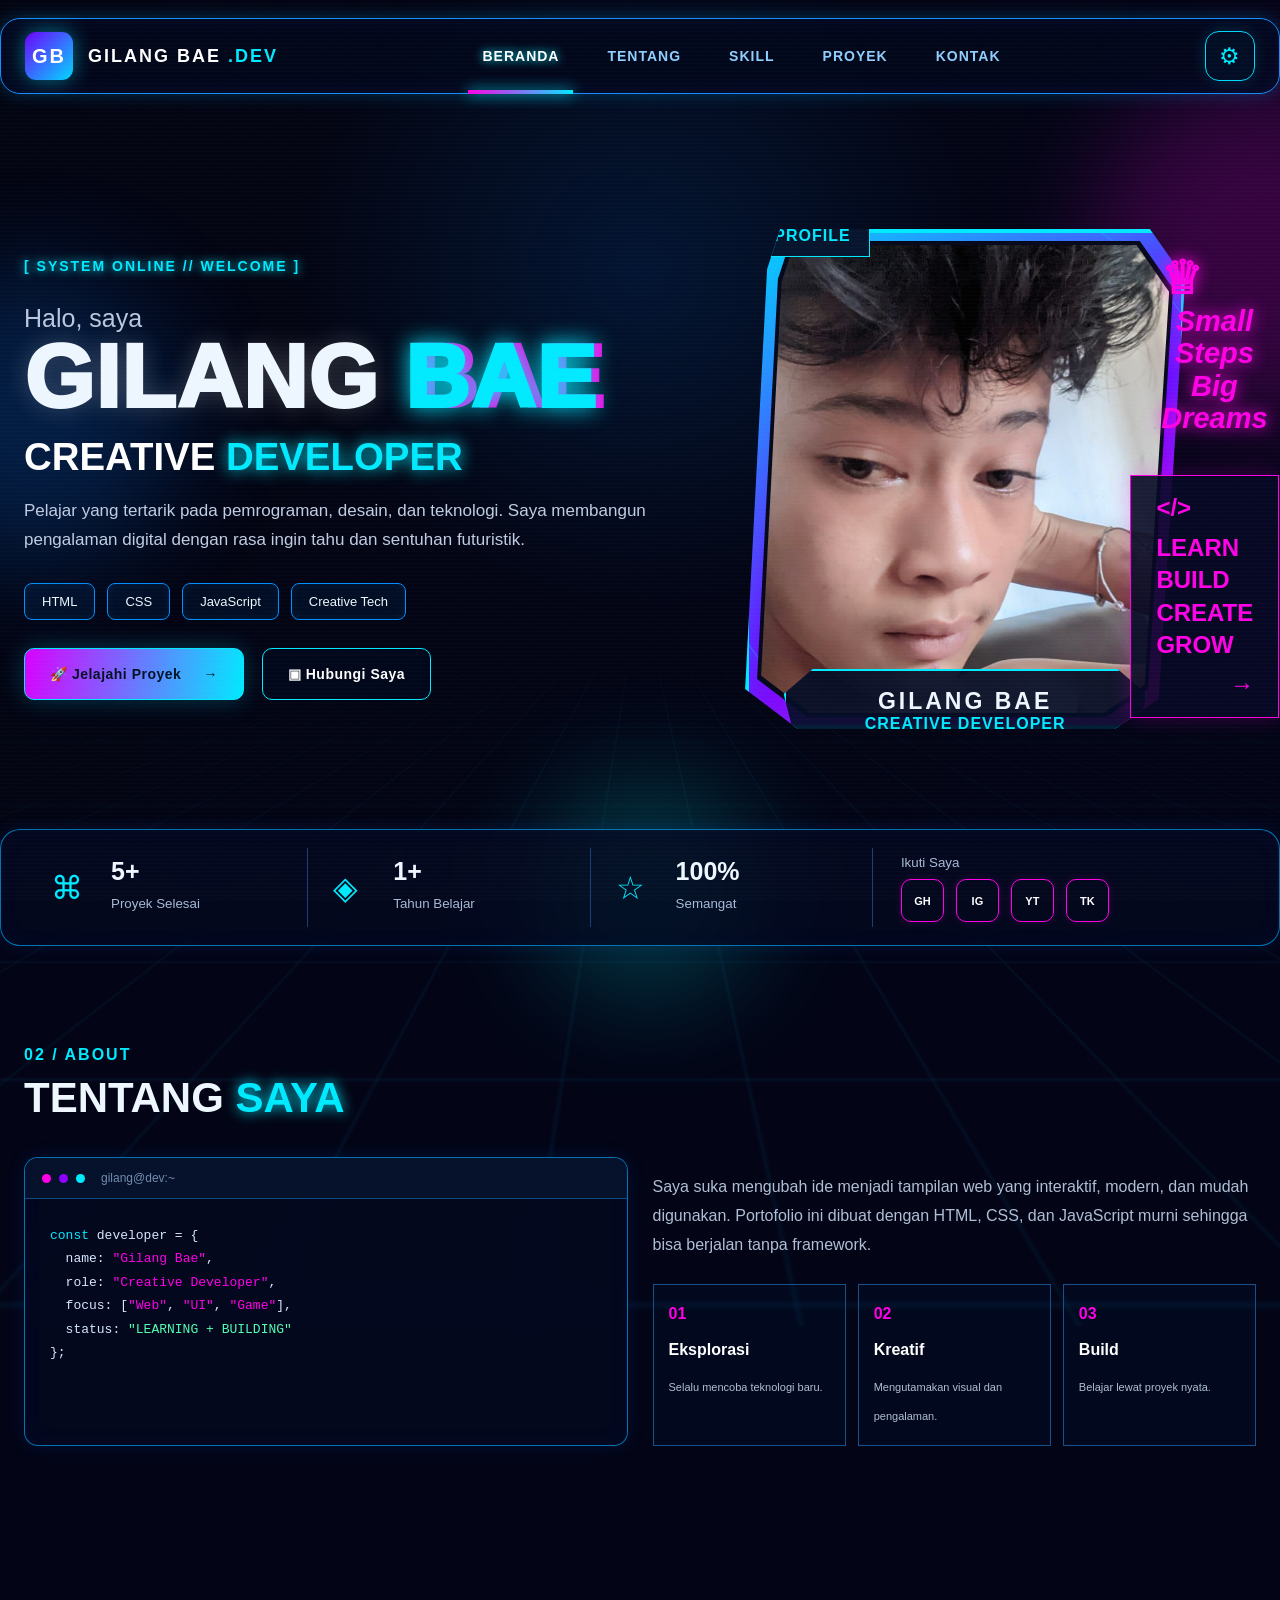
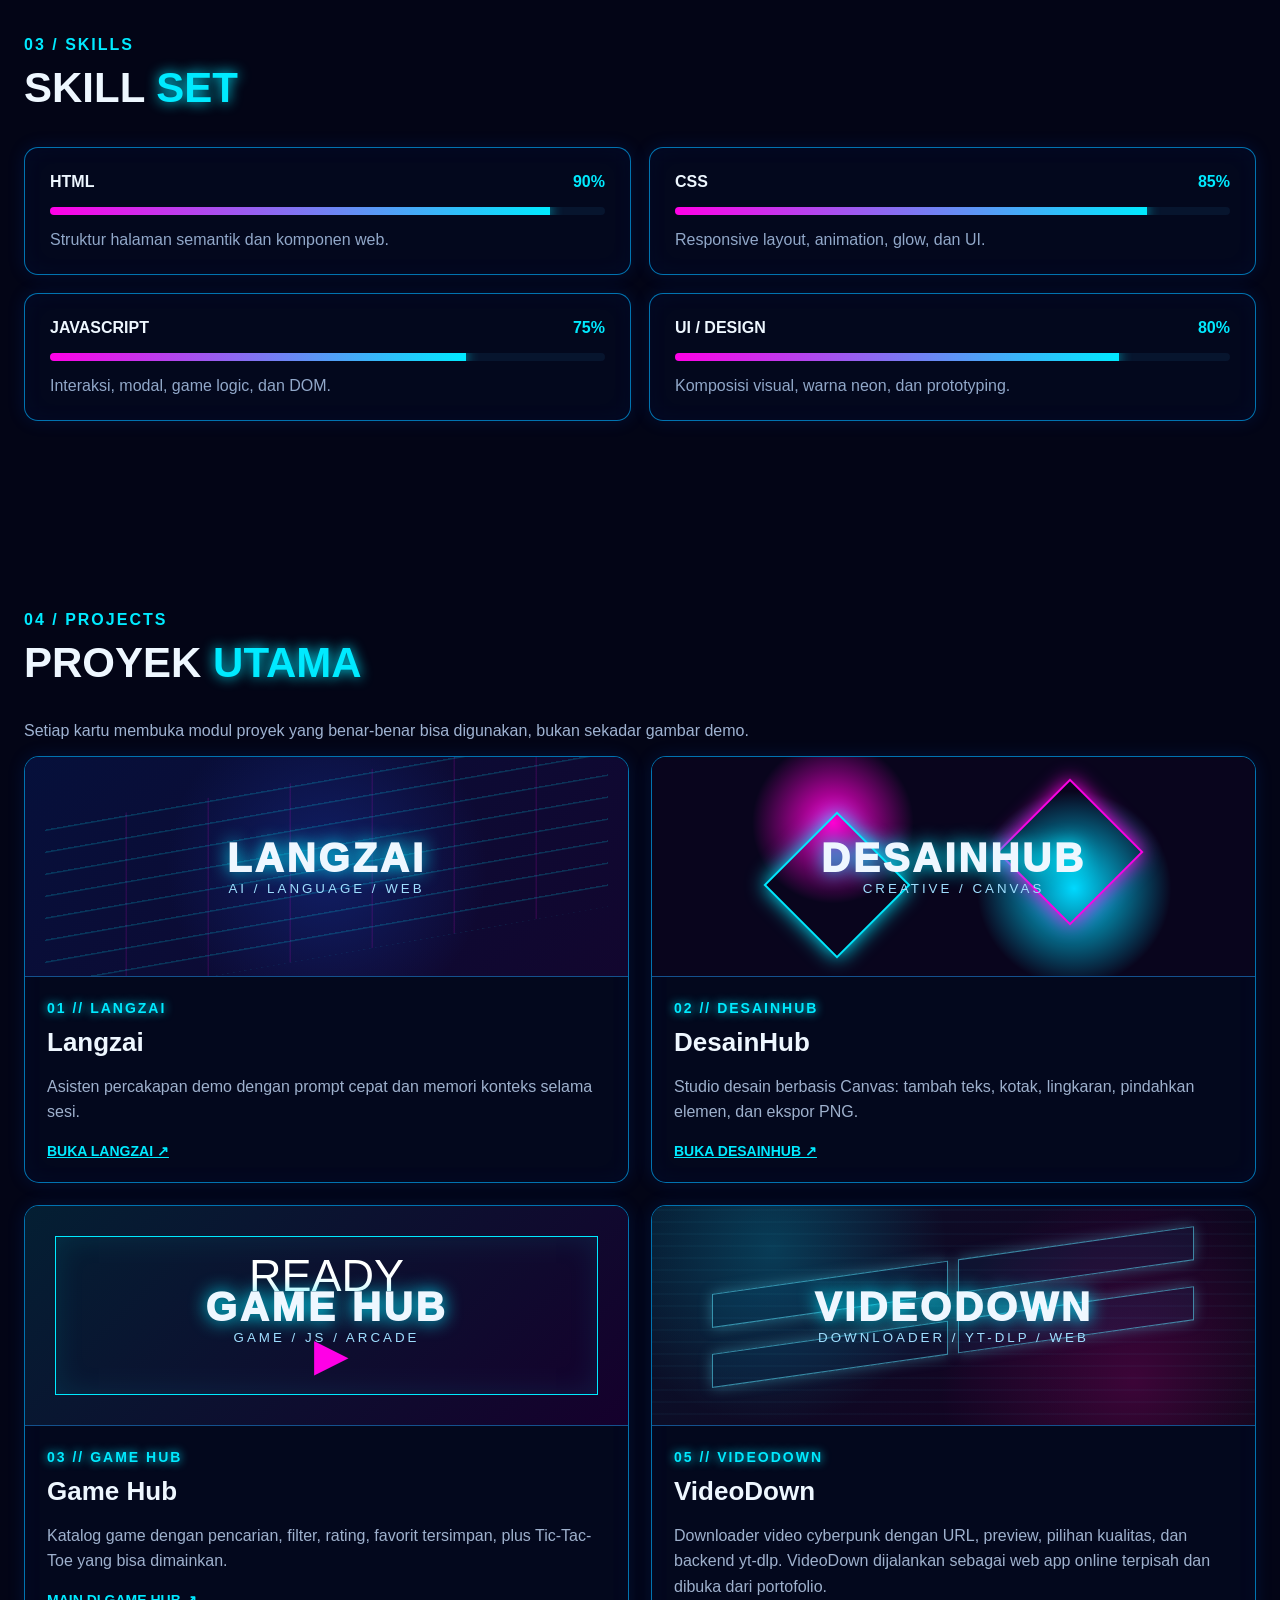
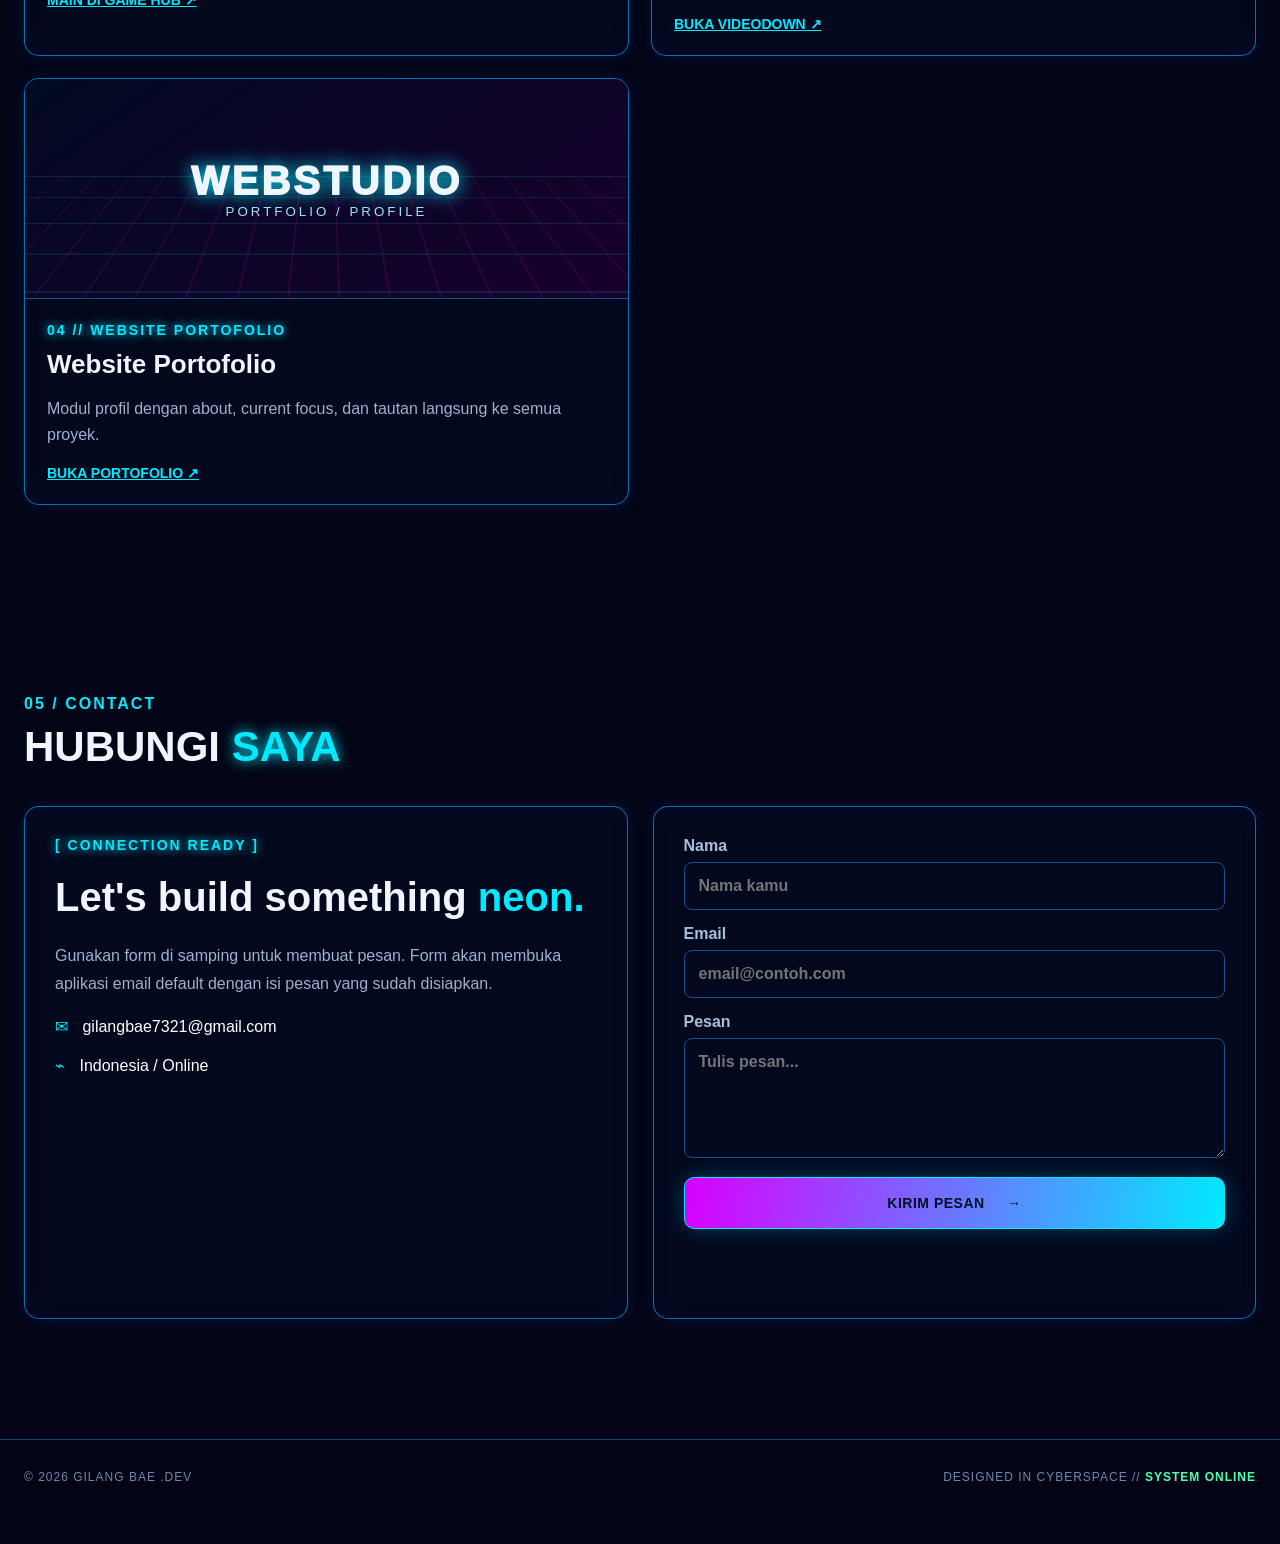
<file: index.html>
<!DOCTYPE html>
<html lang="id">
<head>
  <meta charset="UTF-8">
  <meta name="viewport" content="width=device-width, initial-scale=1.0">
  <meta name="theme-color" content="#05071a">
  <meta name="description" content="Gilang Bae — Creative Developer Cyberpunk Portfolio">
  <title>GILANG BAE .DEV — Cyberpunk Portfolio</title>
  <link rel="stylesheet" href="style.css">
</head>
<body>
  <div class="scanlines"></div>
  <div class="noise"></div>
  <div class="bg-grid"></div>
  <div class="orb orb-a"></div><div class="orb orb-b"></div><div class="orb orb-c"></div>

  <header class="topbar">
    <a class="brand" href="#home" aria-label="Gilang Bae home">
      <span class="brand-logo">GB</span>
      <span>GILANG BAE <b>.DEV</b></span>
    </a>
    <nav class="nav" id="nav">
      <a class="active" href="#home">BERANDA</a>
      <a href="#about">TENTANG</a>
      <a href="#skills">SKILL</a>
      <a href="#projects">PROYEK</a>
      <a href="#contact">KONTAK</a>
    </nav>
    <button class="icon-btn" id="settingsBtn" title="Pengaturan" aria-label="Pengaturan">⚙</button>
    <button class="menu-btn" id="menuBtn" aria-label="Buka menu">☰</button>
  </header>

  <main>
    <section class="hero section" id="home">
      <div class="hero-copy">
        <div class="eyebrow">[ SYSTEM ONLINE // WELCOME ]</div>
        <p class="hello">Halo, saya</p>
        <h1>GILANG <span>BAE</span></h1>
        <h2>CREATIVE <span>DEVELOPER</span></h2>
        <p class="lead">Pelajar yang tertarik pada pemrograman, desain, dan teknologi. Saya membangun pengalaman digital dengan rasa ingin tahu dan sentuhan futuristik.</p>
        <div class="chips">
          <span>HTML</span><span>CSS</span><span>JavaScript</span><span>Creative Tech</span>
        </div>
        <div class="actions">
          <a class="btn primary" href="#projects">🚀 Jelajahi Proyek <i>→</i></a>
          <a class="btn ghost" href="#contact">▣ Hubungi Saya</a>
        </div>
      </div>

      <div class="hero-visual">
        <div class="profile-frame">
          <div class="corner-tag">01 / PROFILE</div>
          <div class="rings"></div>
          <img src="assets/profile.jpg" alt="Foto Gilang Bae" class="profile-photo">
          <div class="profile-caption">
            <strong>GILANG BAE</strong>
            <span>CREATIVE DEVELOPER</span>
          </div>
        </div>
        <div class="dreams">♕<br><span>Small<br>Steps<br>Big<br>Dreams</span></div>
        <div class="learn-card"><b>&lt;/&gt;</b><strong>LEARN<br>BUILD<br>CREATE<br>GROW</strong><i>→</i></div>
      </div>
    </section>

    <section class="stats glass">
      <div class="stat"><span class="stat-icon">⌘</span><b>5+</b><small>Proyek Selesai</small></div>
      <div class="stat"><span class="stat-icon purple">◈</span><b>1+</b><small>Tahun Belajar</small></div>
      <div class="stat"><span class="stat-icon">☆</span><b>100%</b><small>Semangat</small></div>
      <div class="socials"><small>Ikuti Saya</small><div>
        <a href="https://github.com/gilang7321" target="_blank" rel="noopener" aria-label="GitHub Gilang Bae" title="GitHub">GH</a>
        <a href="https://www.instagram.com/gilang_bae53?stkn=bW53N2Ezd3hsNG55" target="_blank" rel="noopener" aria-label="Instagram Gilang Bae" title="Instagram">IG</a>
        <a href="https://www.youtube.com/@GilangBae-h4e" target="_blank" rel="noopener" aria-label="YouTube Gilang Bae" title="YouTube">YT</a>
        <a href="https://www.tiktok.com/@namanyagilang2?is_from_webapp=1&sender_device=pc" target="_blank" rel="noopener" aria-label="TikTok Gilang Bae" title="TikTok">TK</a>
      </div></div>
    </section>

    <section class="section content-section" id="about">
      <div class="section-head"><span>02 / ABOUT</span><h2>TENTANG <em>SAYA</em></h2></div>
      <div class="about-grid">
        <article class="terminal glass">
          <div class="terminal-bar"><i></i><i></i><i></i><span>gilang@dev:~</span></div>
          <pre><code><span class="cyan">const</span> developer = {
  name: <span class="pink">"Gilang Bae"</span>,
  role: <span class="pink">"Creative Developer"</span>,
  focus: [<span class="pink">"Web"</span>, <span class="pink">"UI"</span>, <span class="pink">"Game"</span>],
  status: <span class="green">"LEARNING + BUILDING"</span>
};</code></pre>
        </article>
        <div class="about-copy">
          <p>Saya suka mengubah ide menjadi tampilan web yang interaktif, modern, dan mudah digunakan. Portofolio ini dibuat dengan HTML, CSS, dan JavaScript murni sehingga bisa berjalan tanpa framework.</p>
          <div class="mini-cards">
            <div><b>01</b><span>Eksplorasi</span><small>Selalu mencoba teknologi baru.</small></div>
            <div><b>02</b><span>Kreatif</span><small>Mengutamakan visual dan pengalaman.</small></div>
            <div><b>03</b><span>Build</span><small>Belajar lewat proyek nyata.</small></div>
          </div>
        </div>
      </div>
    </section>

    <section class="section content-section" id="skills">
      <div class="section-head"><span>03 / SKILLS</span><h2>SKILL <em>SET</em></h2></div>
      <div class="skills-grid">
        <div class="skill-card glass"><div class="skill-title">HTML <b>90%</b></div><div class="bar"><i style="width:90%"></i></div><p>Struktur halaman semantik dan komponen web.</p></div>
        <div class="skill-card glass"><div class="skill-title">CSS <b>85%</b></div><div class="bar"><i style="width:85%"></i></div><p>Responsive layout, animation, glow, dan UI.</p></div>
        <div class="skill-card glass"><div class="skill-title">JAVASCRIPT <b>75%</b></div><div class="bar"><i style="width:75%"></i></div><p>Interaksi, modal, game logic, dan DOM.</p></div>
        <div class="skill-card glass"><div class="skill-title">UI / DESIGN <b>80%</b></div><div class="bar"><i style="width:80%"></i></div><p>Komposisi visual, warna neon, dan prototyping.</p></div>
      </div>
    </section>

    <section class="section content-section" id="projects">
      <div class="section-head"><span>04 / PROJECTS</span><h2>PROYEK <em>UTAMA</em></h2></div>
      <p class="section-desc">Setiap kartu membuka modul proyek yang benar-benar bisa digunakan, bukan sekadar gambar demo.</p>
      <div class="projects-grid">
        <article class="project glass" data-project="langzai">
          <div class="project-art langzai-art"><span>LANGZAI</span><small>AI / LANGUAGE / WEB</small><div class="code-lines"></div></div>
          <div class="project-body"><span class="tag">01 // LANGZAI</span><h3>Langzai</h3><p>Asisten percakapan demo dengan prompt cepat dan memori konteks selama sesi.</p><a class="detail-btn" href="langzai.html">BUKA LANGZAI ↗</a></div>
        </article>
        <article class="project glass" data-project="desainhub">
          <div class="project-art design-art"><span>DESAINHUB</span><small>CREATIVE / CANVAS</small><div class="design-shapes"></div></div>
          <div class="project-body"><span class="tag">02 // DESAINHUB</span><h3>DesainHub</h3><p>Studio desain berbasis Canvas: tambah teks, kotak, lingkaran, pindahkan elemen, dan ekspor PNG.</p><a class="detail-btn" href="designhub.html">BUKA DESAINHUB ↗</a></div>
        </article>
        <article class="project glass" data-project="gamehub">
          <div class="project-art game-art"><span>GAME HUB</span><small>GAME / JS / ARCADE</small><div class="game-screen">READY<span>▶</span></div></div>
          <div class="project-body"><span class="tag">03 // GAME HUB</span><h3>Game Hub</h3><p>Katalog game dengan pencarian, filter, rating, favorit tersimpan, plus Tic-Tac-Toe yang bisa dimainkan.</p><a class="detail-btn" href="gamehub.html">MAIN DI GAME HUB ↗</a></div>
        </article>
        <article class="project glass" data-project="videodown">
          <div class="project-art videodown-art"><span>VIDEODOWN</span><small>DOWNLOADER / YT-DLP / WEB</small><div class="video-grid"><i></i><i></i><i></i><i></i></div></div>
          <div class="project-body"><span class="tag">05 // VIDEODOWN</span><h3>VideoDown</h3><p>Downloader video cyberpunk dengan URL, preview, pilihan kualitas, dan backend yt-dlp. VideoDown dijalankan sebagai web app online terpisah dan dibuka dari portofolio.</p><a class="detail-btn" href="https://GANTI-DENGAN-URL-RENDER-VIDEODOWN.onrender.com" target="_blank" rel="noopener">BUKA VIDEODOWN ↗</a></div>
        </article>
        <article class="project glass" data-project="portfolio">
          <div class="project-art portfolio-art"><span>WEBSTUDIO</span><small>PORTFOLIO / PROFILE</small><div class="mini-grid"></div></div>
          <div class="project-body"><span class="tag">04 // WEBSITE PORTOFOLIO</span><h3>Website Portofolio</h3><p>Modul profil dengan about, current focus, dan tautan langsung ke semua proyek.</p><a class="detail-btn" href="webstudio.html">BUKA PORTOFOLIO ↗</a></div>
        </article>
      </div>
    </section>

    <section class="section content-section" id="contact">
      <div class="section-head"><span>05 / CONTACT</span><h2>HUBUNGI <em>SAYA</em></h2></div>
      <div class="contact-grid">
        <div class="contact-info glass">
          <div class="eyebrow">[ CONNECTION READY ]</div>
          <h3>Let's build something <span>neon.</span></h3>
          <p>Gunakan form di samping untuk membuat pesan. Form akan membuka aplikasi email default dengan isi pesan yang sudah disiapkan.</p>
          <div class="contact-line">✉ <span>gilangbae7321@gmail.com</span></div>
          <div class="contact-line">⌁ <span>Indonesia / Online</span></div>
        </div>
        <form class="contact-form glass" id="contactForm">
          <label>Nama<input required id="name" placeholder="Nama kamu"></label>
          <label>Email<input required type="email" id="email" placeholder="email@contoh.com"></label>
          <label>Pesan<textarea required id="message" rows="5" placeholder="Tulis pesan..."></textarea></label>
          <button class="btn primary" type="submit">KIRIM PESAN <i>→</i></button>
          <p class="form-status" id="formStatus"></p>
        </form>
      </div>
    </section>
  </main>

  <footer><span>© 2026 GILANG BAE .DEV</span><span>DESIGNED IN CYBERSPACE // <b>SYSTEM ONLINE</b></span></footer>

  <div class="modal-backdrop" id="modalBackdrop">
    <div class="modal glass" role="dialog" aria-modal="true">
      <button class="modal-close" id="modalClose">×</button>
      <div id="modalContent"></div>
    </div>
  </div>

  <div class="settings-panel glass" id="settingsPanel">
    <div class="panel-head"><b>SYSTEM SETTINGS</b><button id="settingsClose">×</button></div>
    <label class="switch-row"><span>Glow Intensity</span><input id="glowRange" type="range" min="40" max="140" value="100"></label>
    <label class="switch-row"><span>Grid Background</span><input id="gridToggle" type="checkbox" checked></label>
    <label class="switch-row"><span>Reduced Motion</span><input id="motionToggle" type="checkbox"></label>
  </div>

  <script src="script.js"></script>
</body>
</html>
</file>
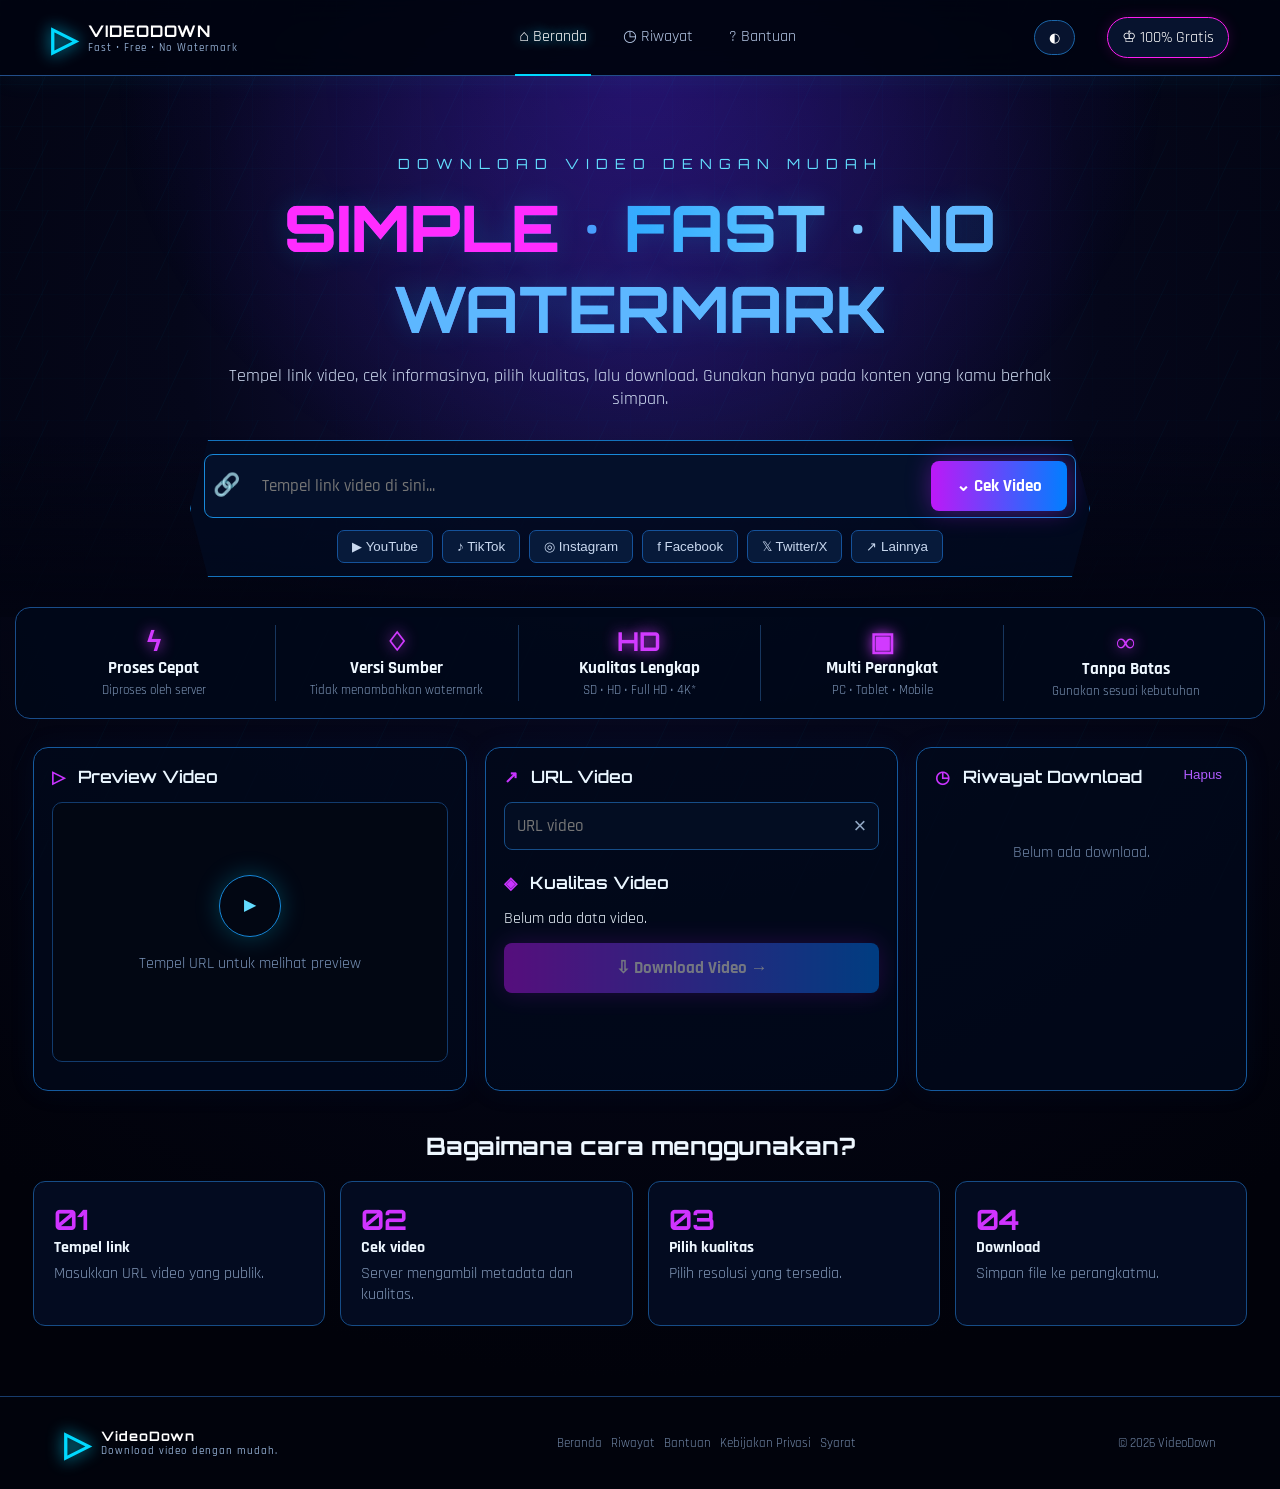
<file: projects/videodown/public/index.html>
<!doctype html>
<html lang="id">
<head>
<meta charset="utf-8">
<meta name="viewport" content="width=device-width,initial-scale=1">
<title>VideoDown — Cyberpunk Downloader</title>
<link rel="stylesheet" href="./style.css">
</head>
<body>
<div class="rain"></div>
<header class="topbar">
  <a class="brand" href="#"><span class="brand-mark">▷</span><span>VIDEODOWN<small>Fast • Free • No Watermark</small></span></a>
  <nav>
    <a class="active" href="#home">⌂ Beranda</a>
    <a href="#history">◷ Riwayat</a>
    <a href="#help">? Bantuan</a>
  </nav>
  <button class="theme" id="themeBtn">◐</button>
  <div class="free">♔ 100% Gratis</div>
</header>

<main id="home">
<section class="hero">
  <div class="hero-copy">
    <p class="eyebrow">DOWNLOAD VIDEO DENGAN MUDAH</p>
    <h1><span>SIMPLE</span> • FAST • <b>NO WATERMARK</b></h1>
    <p>Tempel link video, cek informasinya, pilih kualitas, lalu download. Gunakan hanya pada konten yang kamu berhak simpan.</p>
  </div>
  <form id="urlForm" class="downloader">
    <div class="url-row">
      <span>🔗</span>
      <input id="urlInput" type="url" required placeholder="Tempel link video di sini...">
      <button id="checkBtn" type="submit">⌄ Cek Video</button>
    </div>
    <div class="platforms">
      <button type="button" data-example="https://www.youtube.com/watch?v=">▶ YouTube</button>
      <button type="button" data-example="https://www.tiktok.com/">♪ TikTok</button>
      <button type="button" data-example="https://www.instagram.com/">◎ Instagram</button>
      <button type="button" data-example="https://www.facebook.com/">f Facebook</button>
      <button type="button" data-example="https://x.com/">𝕏 Twitter/X</button>
      <button type="button" data-example="">↗ Lainnya</button>
    </div>
  </form>
</section>

<section class="stats">
  <article><strong>ϟ</strong><b>Proses Cepat</b><span>Diproses oleh server</span></article>
  <article><strong>♢</strong><b>Versi Sumber</b><span>Tidak menambahkan watermark</span></article>
  <article><strong>HD</strong><b>Kualitas Lengkap</b><span>SD • HD • Full HD • 4K*</span></article>
  <article><strong>▣</strong><b>Multi Perangkat</b><span>PC • Tablet • Mobile</span></article>
  <article><strong>∞</strong><b>Tanpa Batas</b><span>Gunakan sesuai kebutuhan</span></article>
</section>

<section class="workspace">
  <article class="panel preview-panel">
    <div class="panel-title"><span>▷</span> Preview Video</div>
    <div class="preview" id="preview">
      <div class="placeholder">
        <div class="play">▶</div>
        <p>Tempel URL untuk melihat preview</p>
      </div>
    </div>
    <div class="video-meta" id="meta"></div>
  </article>

  <article class="panel control-panel">
    <div class="panel-title"><span>↗</span> URL Video</div>
    <div class="mini-input"><input id="urlMirror" placeholder="URL video"><button id="clearBtn">×</button></div>
    <div class="panel-title small"><span>◈</span> Kualitas Video</div>
    <div id="qualities" class="qualities">
      <div class="empty-quality">Belum ada data video.</div>
    </div>
    <button class="download-btn" id="downloadBtn" disabled>⇩ Download Video <span>→</span></button>
    <div id="status" class="status"></div>
  </article>

  <article class="panel history-panel" id="history">
    <div class="panel-title"><span>◷</span> Riwayat Download <button id="clearHistory">Hapus</button></div>
    <div id="historyList" class="history-list"><div class="history-empty">Belum ada download.</div></div>
  </article>
</section>

<section class="help" id="help">
  <h2>Bagaimana cara menggunakan?</h2>
  <div class="steps">
    <div><b>01</b><strong>Tempel link</strong><span>Masukkan URL video yang publik.</span></div>
    <div><b>02</b><strong>Cek video</strong><span>Server mengambil metadata dan kualitas.</span></div>
    <div><b>03</b><strong>Pilih kualitas</strong><span>Pilih resolusi yang tersedia.</span></div>
    <div><b>04</b><strong>Download</strong><span>Simpan file ke perangkatmu.</span></div>
  </div>
</section>
</main>

<footer>
  <div class="brand"><span class="brand-mark">▷</span><span>VideoDown<small>Download video dengan mudah.</small></span></div>
  <div>Beranda &nbsp; Riwayat &nbsp; Bantuan &nbsp; Kebijakan Privasi &nbsp; Syarat</div>
  <div>© 2026 VideoDown</div>
</footer>
<script src="./app.js"></script>
</body>
</html>
</file>
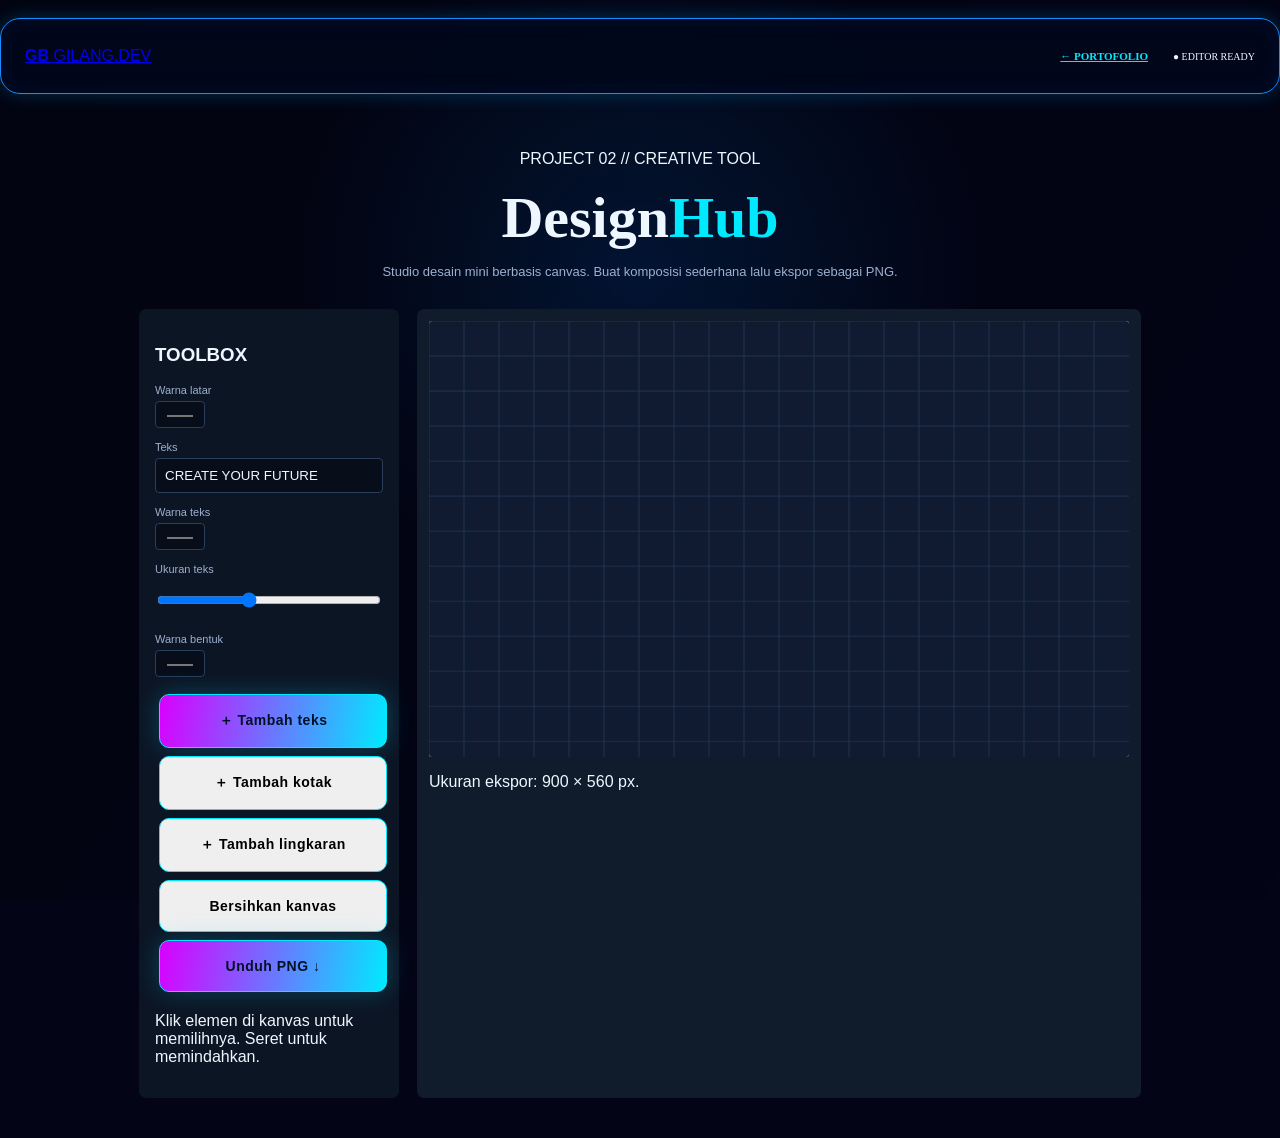
<file: designhub.html>
<!DOCTYPE html><html lang="id"><head><meta charset="UTF-8"><meta name="viewport" content="width=device-width,initial-scale=1"><title>DesignHub | Cyber Studio</title><link rel="stylesheet" href="style.css"><link rel="stylesheet" href="apps.css"></head><body><header class="topbar"><a class="logo" href="index.html"><b>GB</b> GILANG<span>.DEV</span></a><a class="back" href="index.html">← PORTOFOLIO</a><span class="status">● EDITOR READY</span></header><main class="subpage"><div class="app-heading"><p class="kicker">PROJECT 02 // CREATIVE TOOL</p><h1>Design<span>Hub</span></h1><p>Studio desain mini berbasis canvas. Buat komposisi sederhana lalu ekspor sebagai PNG.</p></div><div class="design-layout"><aside class="tool-panel"><h3>TOOLBOX</h3><div class="field"><label for="bgColor">Warna latar</label><input type="color" id="bgColor" value="#101a30"></div><div class="field"><label for="itemText">Teks</label><input id="itemText" value="CREATE YOUR FUTURE" maxlength="60"></div><div class="field"><label for="textColor">Warna teks</label><input type="color" id="textColor" value="#00e5ff"></div><div class="field"><label for="fontSize">Ukuran teks</label><input type="range" id="fontSize" min="16" max="72" value="38"></div><div class="field"><label for="shapeColor">Warna bentuk</label><input type="color" id="shapeColor" value="#9b5cff"></div><button id="addText" class="btn primary wide">＋ Tambah teks</button><button id="addRect" class="btn wide">＋ Tambah kotak</button><button id="addCircle" class="btn wide">＋ Tambah lingkaran</button><button id="clearCanvas" class="btn wide">Bersihkan kanvas</button><button id="download" class="btn primary wide">Unduh PNG ↓</button><p class="note">Klik elemen di kanvas untuk memilihnya. Seret untuk memindahkan.</p></aside><section class="canvas-wrap"><canvas id="canvas" width="900" height="560" aria-label="Kanvas desain"></canvas><p class="note">Ukuran ekspor: 900 × 560 px.</p></section></div></main><script src="designhub.js"></script></body></html>
</file>
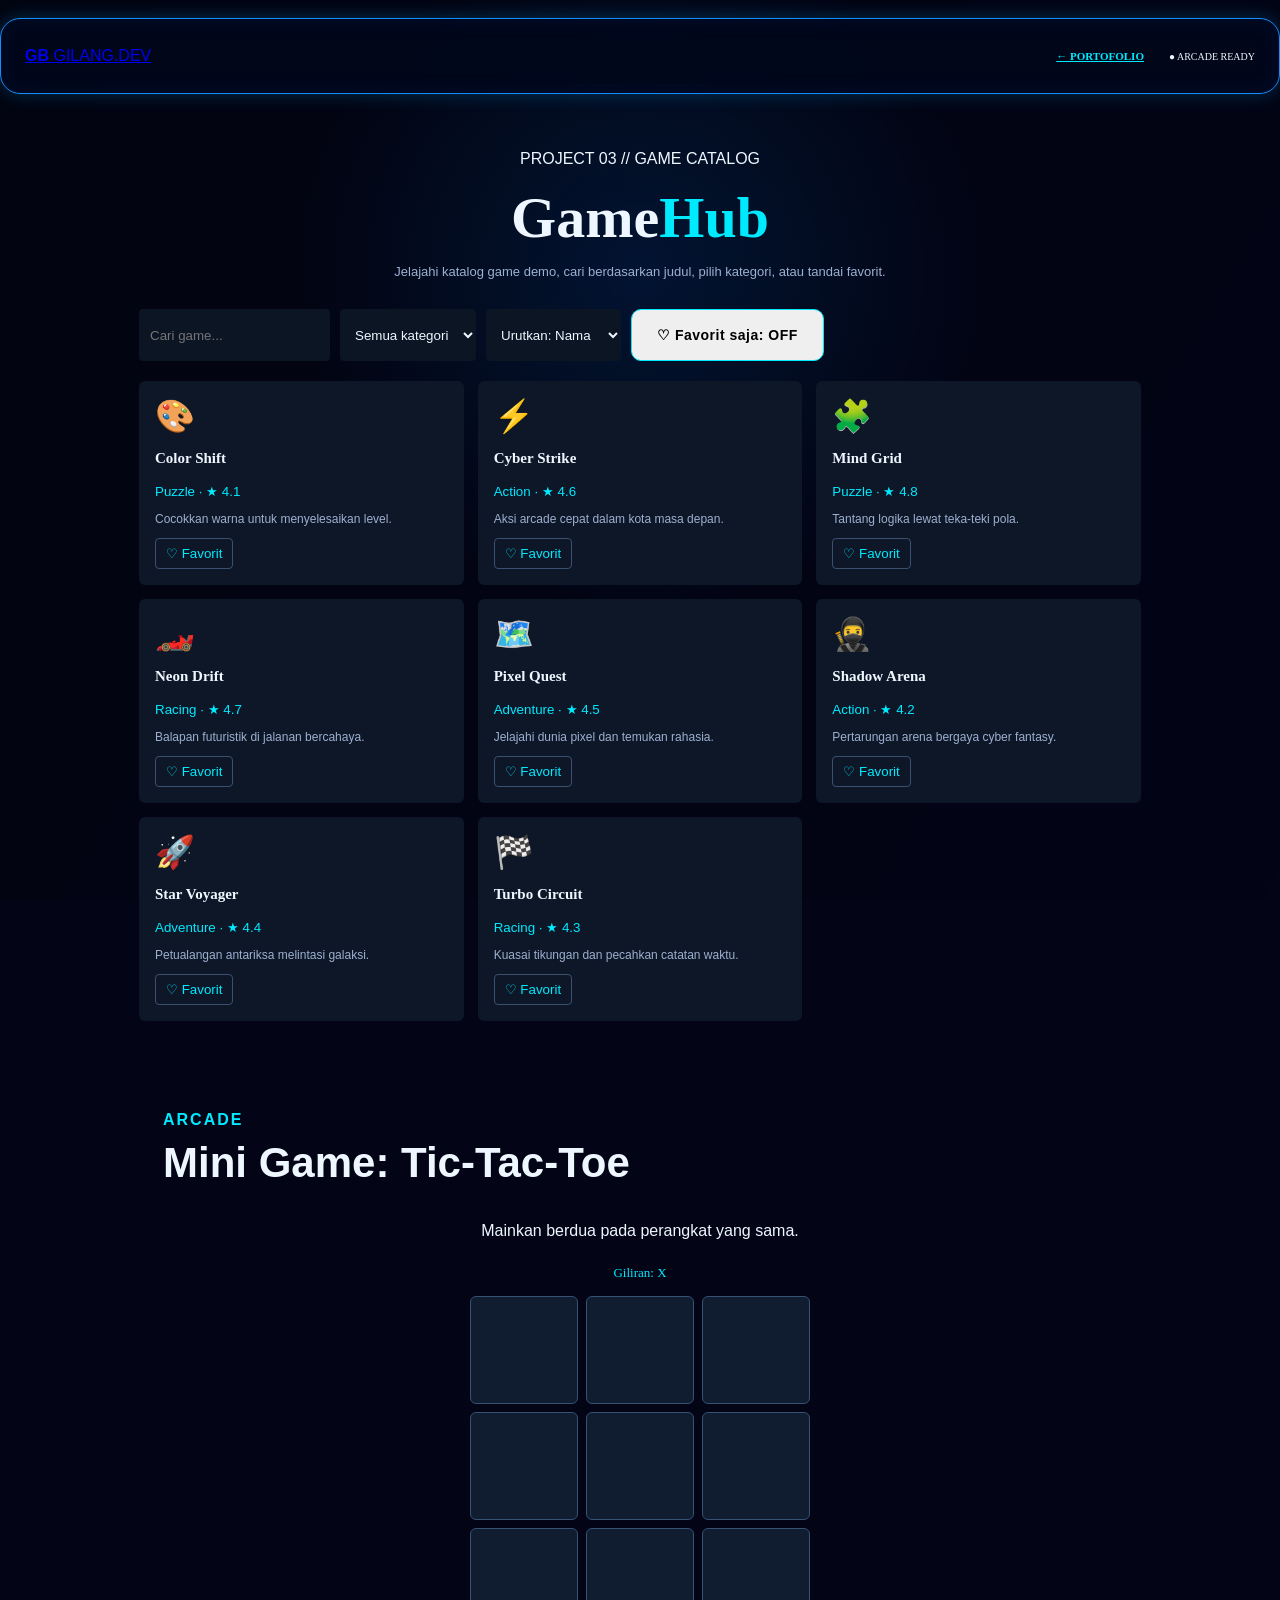
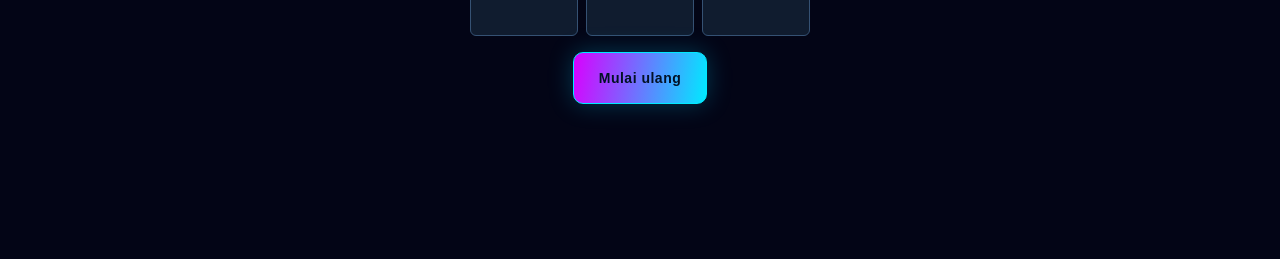
<file: gamehub.html>
<!DOCTYPE html><html lang="id"><head><meta charset="UTF-8"><meta name="viewport" content="width=device-width,initial-scale=1"><title>GameHub | Arcade</title><link rel="stylesheet" href="style.css"><link rel="stylesheet" href="apps.css"></head><body><header class="topbar"><a class="logo" href="index.html"><b>GB</b> GILANG<span>.DEV</span></a><a class="back" href="index.html">← PORTOFOLIO</a><span class="status">● ARCADE READY</span></header><main class="subpage"><div class="app-heading"><p class="kicker">PROJECT 03 // GAME CATALOG</p><h1>Game<span>Hub</span></h1><p>Jelajahi katalog game demo, cari berdasarkan judul, pilih kategori, atau tandai favorit.</p></div><div class="game-filters"><input id="search" placeholder="Cari game..." aria-label="Cari game"><select id="category"><option value="all">Semua kategori</option><option>Action</option><option>Adventure</option><option>Puzzle</option><option>Racing</option></select><select id="sort"><option value="name">Urutkan: Nama</option><option value="rating">Urutkan: Rating</option></select><button class="btn" id="showFav">♡ Favorit saja: OFF</button></div><div id="gameList" class="game-list"></div><section class="section"><div class="section-head"><span>ARCADE</span><h2>Mini Game: <b>Tic-Tac-Toe</b></h2></div><p class="muted" style="text-align:center">Mainkan berdua pada perangkat yang sama.</p><div class="ttt"><div id="tttStatus" class="ttt-status">Giliran: X</div><div id="tttGrid" class="ttt-grid"></div><button id="restart" class="btn primary" style="margin-top:16px">Mulai ulang</button></div></section></main><script src="gamehub.js"></script></body></html>
</file>
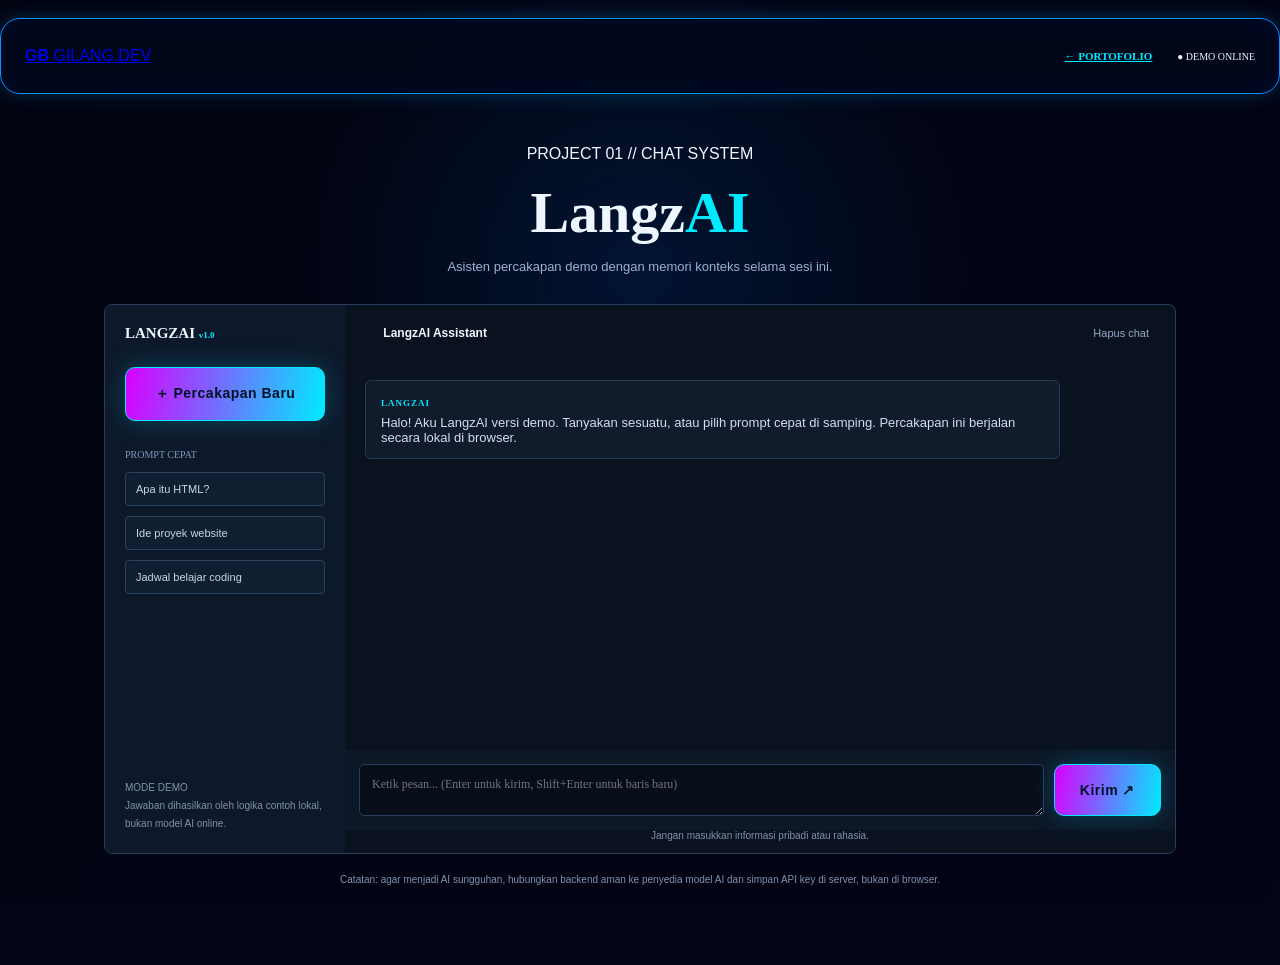
<file: langzai.html>
<!DOCTYPE html><html lang="id"><head><meta charset="UTF-8"><meta name="viewport" content="width=device-width,initial-scale=1"><title>LangzAI | Cyber Chat</title><link rel="stylesheet" href="style.css"><link rel="stylesheet" href="apps.css"></head><body><header class="topbar"><a class="logo" href="index.html"><b>GB</b> GILANG<span>.DEV</span></a><a class="back" href="index.html">← PORTOFOLIO</a><span class="status">● DEMO ONLINE</span></header><main class="app-wrap"><div class="app-heading"><p class="kicker">PROJECT 01 // CHAT SYSTEM</p><h1>Langz<span>AI</span></h1><p>Asisten percakapan demo dengan memori konteks selama sesi ini.</p></div><div class="chat-shell"><aside class="chat-side"><div class="side-title">LANGZAI <span>v1.0</span></div><button id="newChat" class="btn primary wide">＋ Percakapan Baru</button><p class="side-label">PROMPT CEPAT</p><button class="prompt" data-prompt="Jelaskan apa itu HTML dengan sederhana.">Apa itu HTML?</button><button class="prompt" data-prompt="Beri saya ide proyek website untuk pemula.">Ide proyek website</button><button class="prompt" data-prompt="Buatkan jadwal belajar coding 7 hari.">Jadwal belajar coding</button><div class="side-disclaimer">MODE DEMO<br>Jawaban dihasilkan oleh logika contoh lokal, bukan model AI online.</div></aside><section class="chat-main"><div class="chat-top"><span><i></i> LangzAI Assistant</span><button id="clearChat" class="subtle">Hapus chat</button></div><div id="messages" class="messages" aria-live="polite"><div class="message bot"><b>LANGZAI</b><p>Halo! Aku LangzAI versi demo. Tanyakan sesuatu, atau pilih prompt cepat di samping. Percakapan ini berjalan secara lokal di browser.</p></div></div><div class="composer"><textarea id="userInput" rows="1" placeholder="Ketik pesan... (Enter untuk kirim, Shift+Enter untuk baris baru)"></textarea><button id="send" class="btn primary">Kirim ↗</button></div><p class="chat-foot">Jangan masukkan informasi pribadi atau rahasia.</p></section></div><p class="notice">Catatan: agar menjadi AI sungguhan, hubungkan backend aman ke penyedia model AI dan simpan API key di server, bukan di browser.</p></main><script src="langzai.js"></script></body></html>
</file>
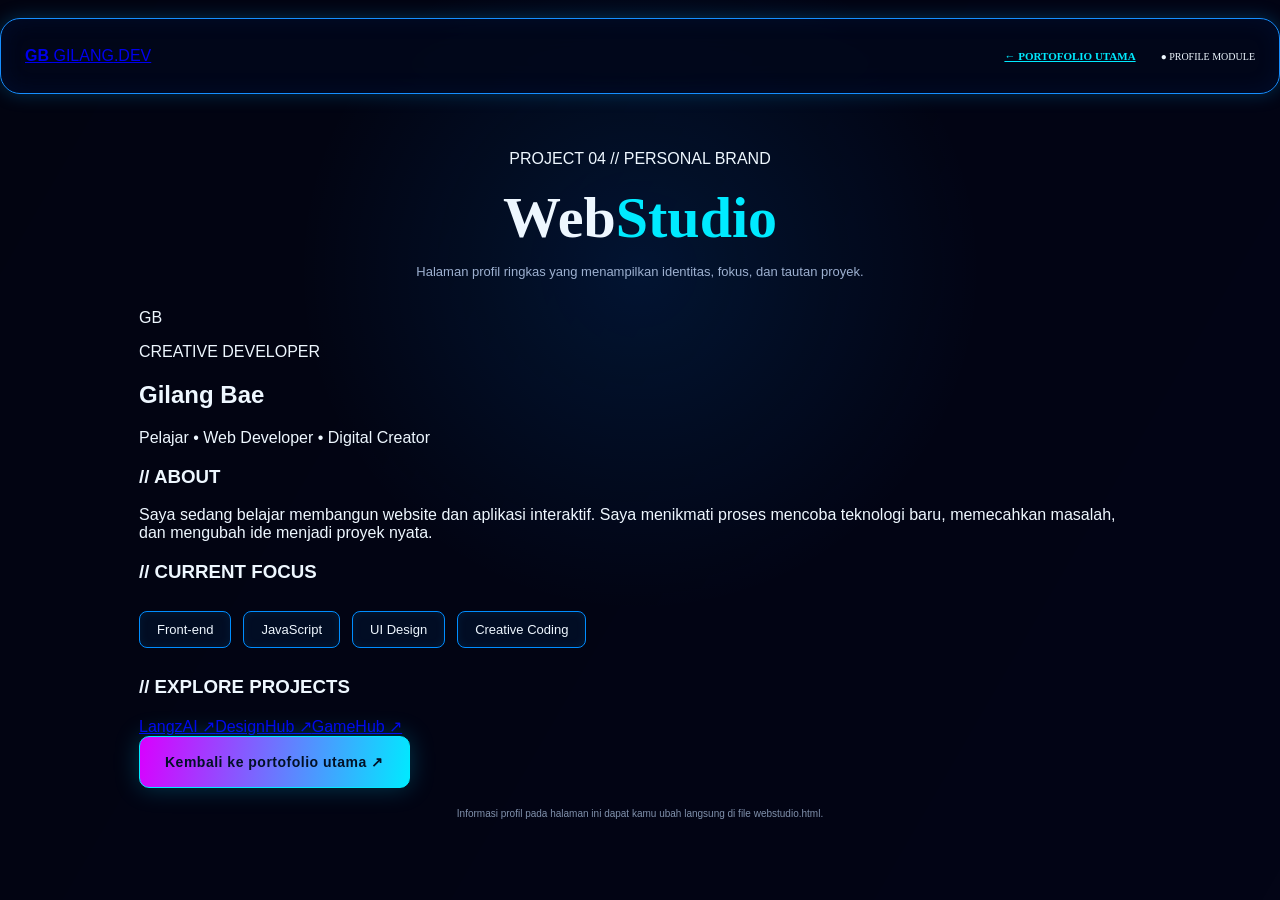
<file: webstudio.html>
<!DOCTYPE html><html lang="id"><head><meta charset="UTF-8"><meta name="viewport" content="width=device-width,initial-scale=1"><title>Web Portfolio | Profile Studio</title><link rel="stylesheet" href="style.css"><link rel="stylesheet" href="apps.css"></head><body><header class="topbar"><a class="logo" href="index.html"><b>GB</b> GILANG<span>.DEV</span></a><a class="back" href="index.html">← PORTOFOLIO UTAMA</a><span class="status">● PROFILE MODULE</span></header><main class="subpage"><div class="app-heading"><p class="kicker">PROJECT 04 // PERSONAL BRAND</p><h1>Web<span>Studio</span></h1><p>Halaman profil ringkas yang menampilkan identitas, fokus, dan tautan proyek.</p></div><div class="profile-preview"><div class="profile-banner"><div class="profile-avatar">GB</div><div><p class="kicker">CREATIVE DEVELOPER</p><h2>Gilang Bae</h2><p>Pelajar • Web Developer • Digital Creator</p></div></div><div class="profile-body"><section><h3>// ABOUT</h3><p>Saya sedang belajar membangun website dan aplikasi interaktif. Saya menikmati proses mencoba teknologi baru, memecahkan masalah, dan mengubah ide menjadi proyek nyata.</p></section><section><h3>// CURRENT FOCUS</h3><div class="chips"><span>Front-end</span><span>JavaScript</span><span>UI Design</span><span>Creative Coding</span></div></section><section><h3>// EXPLORE PROJECTS</h3><div class="profile-links"><a href="langzai.html">LangzAI ↗</a><a href="designhub.html">DesignHub ↗</a><a href="gamehub.html">GameHub ↗</a></div></section><a href="index.html" class="btn primary">Kembali ke portofolio utama ↗</a></div></div><p class="notice">Informasi profil pada halaman ini dapat kamu ubah langsung di file webstudio.html.</p></main></body></html>
</file>
<file: style.css>
:root{
  --bg:#030516;--panel:rgba(5,10,32,.78);--cyan:#00eaff;--blue:#087bff;--pink:#ff00e6;
  --text:#eef7ff;--muted:#9db0d0;--glow:1;--max:1450px;
}
*{box-sizing:border-box}html{scroll-behavior:smooth}body{margin:0;background:var(--bg);color:var(--text);font-family:Arial,Helvetica,sans-serif;overflow-x:hidden}
body:before{content:"";position:fixed;inset:0;pointer-events:none;background:radial-gradient(circle at 50% 30%,rgba(0,130,255,.13),transparent 38%),linear-gradient(120deg,rgba(0,0,0,.2),transparent);z-index:-5}
.bg-grid{position:fixed;inset:0;z-index:-4;opacity:.48;background-image:linear-gradient(rgba(0,179,255,.11) 1px,transparent 1px),linear-gradient(90deg,rgba(0,179,255,.11) 1px,transparent 1px);background-size:56px 56px;transform:perspective(500px) rotateX(58deg) scale(2.1) translateY(18%);transform-origin:center bottom}
.scanlines{position:fixed;inset:0;pointer-events:none;z-index:30;background:repeating-linear-gradient(0deg,rgba(255,255,255,.012) 0 1px,transparent 1px 4px);mix-blend-mode:screen}.noise{position:fixed;inset:0;pointer-events:none;z-index:29;opacity:.06;background-image:url("data:image/svg+xml,%3Csvg xmlns='http://www.w3.org/2000/svg' width='120' height='120'%3E%3Cfilter id='n'%3E%3CfeTurbulence type='fractalNoise' baseFrequency='.9' numOctaves='3' stitchTiles='stitch'/%3E%3C/filter%3E%3Crect width='100%25' height='100%25' filter='url(%23n)' opacity='.35'/%3E%3C/svg%3E")}
.orb{position:fixed;border-radius:50%;filter:blur(55px);opacity:.2;z-index:-3}.orb-a{width:300px;height:300px;background:var(--blue);left:-120px;top:30%}.orb-b{width:350px;height:350px;background:var(--pink);right:-160px;top:8%}.orb-c{width:220px;height:220px;background:#00ffff;left:42%;bottom:-100px}
.topbar{position:sticky;top:18px;z-index:20;max-width:var(--max);margin:18px auto 0;padding:0 24px;height:76px;display:flex;align-items:center;border:1px solid #168eff;border-radius:20px;background:rgba(2,8,27,.82);box-shadow:0 0 18px rgba(0,174,255,.25),inset 0 0 25px rgba(0,100,255,.08);backdrop-filter:blur(16px)}
.brand{display:flex;align-items:center;gap:15px;text-decoration:none;color:white;font-weight:900;letter-spacing:2px;font-size:18px;white-space:nowrap}.brand b{color:var(--cyan)}.brand-logo{display:grid;place-items:center;width:48px;height:48px;border-radius:11px;background:linear-gradient(135deg,#6d00ff,#00d9ff);box-shadow:0 0 20px rgba(0,220,255,.5);font-size:20px}
.nav{height:100%;display:flex;align-items:center;margin:auto}.nav a{height:100%;padding:0 24px;display:grid;place-items:center;color:#8fcfff;text-decoration:none;font-weight:800;font-size:14px;letter-spacing:1px;position:relative}.nav a:hover,.nav a.active{color:#fff;text-shadow:0 0 10px var(--cyan)}.nav a.active:after{content:"";position:absolute;bottom:-1px;left:10px;right:10px;height:4px;background:linear-gradient(90deg,var(--pink),var(--cyan));box-shadow:0 0 14px var(--cyan)}
.icon-btn,.menu-btn{border:1px solid #00d9ff;color:var(--cyan);background:rgba(0,20,45,.5);width:50px;height:50px;border-radius:14px;font-size:23px;cursor:pointer;box-shadow:0 0 15px rgba(0,220,255,.18)}.menu-btn{display:none}
.section{max-width:var(--max);margin:auto;padding:90px 24px}.hero{min-height:720px;display:grid;grid-template-columns:1.04fr .96fr;align-items:center;gap:20px;padding-top:100px}
.eyebrow,.tag{color:var(--cyan);font-weight:900;letter-spacing:2px;font-size:14px;text-shadow:0 0 10px var(--cyan)}.hello{font-size:25px;color:#b9c8df;margin:30px 0 5px}.hero h1{font-size:clamp(60px,7vw,108px);line-height:.88;margin:0;font-weight:1000;letter-spacing:1px;text-shadow:0 0 24px rgba(255,255,255,.22)}.hero h1 span{color:var(--cyan);text-shadow:0 0 22px var(--cyan),8px 0 0 var(--pink)}.hero h2{font-size:clamp(29px,3vw,53px);margin:18px 0;color:#fff}.hero h2 span{color:var(--cyan);text-shadow:0 0 16px var(--cyan)}.lead{max-width:720px;color:#c0cde3;line-height:1.7;font-size:17px}.chips{display:flex;gap:12px;flex-wrap:wrap;margin:28px 0}.chips span{border:1px solid #008dff;padding:10px 17px;border-radius:8px;background:rgba(0,87,160,.12);box-shadow:inset 0 0 10px rgba(0,180,255,.08);font-size:13px}
.actions{display:flex;gap:18px;flex-wrap:wrap}.btn{display:inline-flex;align-items:center;justify-content:center;gap:22px;padding:17px 25px;border-radius:10px;text-decoration:none;font-weight:900;border:1px solid var(--cyan);cursor:pointer;font-size:14px;letter-spacing:.5px}.btn.primary{color:#021126;background:linear-gradient(100deg,#d900ff,#00eaff);box-shadow:0 0 25px rgba(0,210,255,.25)}.btn.ghost{color:#fff;background:rgba(0,10,35,.5)}.btn:hover{transform:translateY(-2px);filter:brightness(1.15)}
.hero-visual{position:relative;min-height:570px;display:flex;align-items:center;justify-content:center}.profile-frame{width:min(440px,76%);height:500px;position:relative;border:4px solid var(--cyan);clip-path:polygon(8% 0,92% 0,100% 10%,94% 94%,84% 100%,12% 100%,0 92%,5% 8%);box-shadow:0 0 25px var(--cyan),inset 0 0 35px rgba(0,220,255,.25);padding:10px;background:linear-gradient(145deg,#00d9ff,#7300ff 55%,#ff00e6)}
.profile-frame:before{content:"";position:absolute;inset:8px;background:#05081b;clip-path:inherit;z-index:0}.profile-photo{position:absolute;inset:12px;width:calc(100% - 24px);height:calc(100% - 24px);object-fit:cover;object-position:center 30%;clip-path:inherit;filter:saturate(1.05) contrast(1.02);z-index:1}.corner-tag{position:absolute;z-index:4;top:-18px;left:-30px;border:1px solid var(--cyan);padding:11px 18px;background:#06142d;color:var(--cyan);font-weight:900;letter-spacing:1px}.profile-caption{position:absolute;z-index:5;bottom:-27px;left:8%;right:8%;padding:17px;text-align:center;background:rgba(4,13,37,.92);border:2px solid var(--cyan);clip-path:polygon(8% 0,92% 0,100% 30%,96% 100%,4% 100%,0 30%);box-shadow:0 0 18px rgba(0,220,255,.35)}.profile-caption strong{display:block;font-size:23px;letter-spacing:3px}.profile-caption span{color:var(--cyan);font-weight:900;letter-spacing:1px}.rings{position:absolute;inset:-55px;border:1px solid rgba(0,221,255,.35);border-radius:50%;transform:rotate(-22deg);box-shadow:0 0 30px rgba(0,200,255,.18);z-index:-1}.dreams{position:absolute;right:-2%;top:10%;color:var(--pink);font-size:46px;text-shadow:0 0 16px var(--pink);font-weight:900}.dreams span{font-size:29px;line-height:1.12;text-align:center;display:block;font-style:italic}.learn-card{position:absolute;right:-4%;bottom:8%;padding:18px 25px;border:1px solid var(--pink);background:rgba(7,9,37,.9);box-shadow:0 0 20px rgba(255,0,230,.22);color:var(--pink);font-size:24px}.learn-card strong{display:block;line-height:1.35;margin:10px 0}.learn-card i{float:right}
.glass{background:var(--panel);border:1px solid rgba(0,174,255,.65);box-shadow:0 0 18px rgba(0,100,255,.13),inset 0 0 25px rgba(0,80,255,.04);backdrop-filter:blur(12px)}
.stats{max-width:var(--max);margin:-25px auto 0;display:grid;grid-template-columns:1fr 1fr 1fr 1.35fr;border-radius:20px;padding:18px 25px}.stat{display:grid;grid-template-columns:60px auto;grid-template-rows:1fr 1fr;align-items:center;border-right:1px solid #183f78;padding:8px 25px}.stat-icon{grid-row:1/3;grid-column:1;color:var(--cyan);font-size:32px}.stat b{font-size:25px}.stat small{color:#a8bad5}.socials{padding:5px 20px 5px 28px}.socials small{color:#a8bad5}.socials div{display:flex;gap:12px;margin-top:8px}.socials a{display:grid;place-items:center;width:43px;height:43px;border:1px solid var(--pink);color:#fff;text-decoration:none;border-radius:10px;box-shadow:0 0 10px rgba(255,0,230,.15);font-size:11px;font-weight:900}
.content-section{padding-top:100px}.section-head span{color:var(--cyan);font-weight:900;letter-spacing:2px}.section-head h2{font-size:42px;margin:10px 0 35px}.section-head em{font-style:normal;color:var(--cyan);text-shadow:0 0 13px var(--cyan)}.section-desc{color:#9fb3d2}.about-grid,.contact-grid{display:grid;grid-template-columns:1fr 1fr;gap:25px}.terminal{border-radius:14px;overflow:hidden}.terminal-bar{padding:13px 17px;border-bottom:1px solid #124a83;background:#06112b;display:flex;align-items:center;gap:8px;color:#718caf}.terminal-bar i{width:9px;height:9px;border-radius:50%;background:#ff00e6}.terminal-bar i:nth-child(2){background:#8b00ff}.terminal-bar i:nth-child(3){background:#00eaff}.terminal-bar span{margin-left:8px;font-size:12px}.terminal pre{padding:25px;margin:0;overflow:auto;line-height:1.8;color:#d7e7ff}.cyan{color:var(--cyan)}.pink{color:var(--pink)}.green{color:#52ffb1}.about-copy{color:#afbed4;line-height:1.8}.mini-cards{display:grid;grid-template-columns:repeat(3,1fr);gap:12px;margin-top:25px}.mini-cards>div{border:1px solid #14518d;padding:15px;background:rgba(0,70,130,.08)}.mini-cards b{display:block;color:var(--pink)}.mini-cards span{display:block;color:white;font-weight:900;margin:7px 0}.mini-cards small{font-size:11px}
.skills-grid{display:grid;grid-template-columns:repeat(2,1fr);gap:18px}.skill-card{padding:25px;border-radius:14px}.skill-title{display:flex;justify-content:space-between;font-weight:900}.skill-title b{color:var(--cyan)}.bar{height:8px;background:#07152e;margin:16px 0;border-radius:99px;overflow:hidden}.bar i{display:block;height:100%;background:linear-gradient(90deg,var(--pink),var(--cyan));box-shadow:0 0 13px var(--cyan)}.skill-card p{color:#91a8c9;margin-bottom:0}
.projects-grid{display:grid;grid-template-columns:repeat(2,1fr);gap:22px}.project{border-radius:15px;overflow:hidden;transition:.25s}.project:hover{transform:translateY(-5px);box-shadow:0 0 30px rgba(0,210,255,.2)}.project-art{height:220px;position:relative;overflow:hidden;display:flex;flex-direction:column;justify-content:center;align-items:center;border-bottom:1px solid #14518d;background:#050a22}.project-art>span{font-size:40px;font-weight:1000;letter-spacing:3px;text-shadow:0 0 18px var(--cyan);z-index:2}.project-art>small{color:#9fdfff;letter-spacing:3px;z-index:2}.langzai-art{background:radial-gradient(circle,#101f66,transparent 50%),linear-gradient(135deg,#06103b,#12062e)}.code-lines{position:absolute;inset:20px;background:repeating-linear-gradient(0deg,transparent 0 20px,rgba(0,234,255,.18) 21px 22px),repeating-linear-gradient(90deg,transparent 0 80px,rgba(255,0,230,.12) 81px 82px);transform:skewY(-10deg)}.design-art{background:radial-gradient(circle at 30% 30%,#ff00d4,transparent 18%),radial-gradient(circle at 70% 60%,#00d9ff,transparent 22%),#09051d}.design-shapes:before,.design-shapes:after{content:"";position:absolute;border:2px solid var(--cyan);width:100px;height:100px;transform:rotate(45deg);box-shadow:0 0 20px var(--cyan)}.design-shapes:before{left:22%;top:35%}.design-shapes:after{right:22%;top:20%;border-color:var(--pink);box-shadow:0 0 20px var(--pink)}.game-art{background:linear-gradient(135deg,#041f33,#15002c)}.game-screen{position:absolute;inset:30px;border:1px solid var(--cyan);display:grid;place-items:center;font-size:45px;color:#fff;box-shadow:inset 0 0 30px rgba(0,234,255,.1)}.game-screen span{color:var(--pink);margin-left:10px}.portfolio-art{background:linear-gradient(145deg,#020a23,#17002b)}.mini-grid{position:absolute;inset:0;background-image:linear-gradient(#00eaff22 1px,transparent 1px),linear-gradient(90deg,#ff00e622 1px,transparent 1px);background-size:28px 28px;transform:perspective(300px) rotateX(45deg) scale(1.5);top:40%}.project-body{padding:22px}.project h3{font-size:26px;margin:10px 0}.project p{color:#9eb1cd;line-height:1.6;min-height:52px}.detail-btn{background:transparent;border:0;color:var(--cyan);font-weight:900;cursor:pointer;padding:0;font-size:14px}.contact-info,.contact-form{padding:30px;border-radius:15px}.contact-info h3{font-size:40px;margin:22px 0}.contact-info h3 span{color:var(--cyan)}.contact-info p{color:#9eb1cd;line-height:1.7}.contact-line{margin:20px 0;color:var(--cyan)}.contact-line span{color:#fff;margin-left:10px}.contact-form{display:flex;flex-direction:column;gap:15px}.contact-form label{color:#a9bedb;font-weight:700}.contact-form input,.contact-form textarea{width:100%;margin-top:7px;background:#02091e;border:1px solid #14518d;color:#fff;border-radius:8px;padding:14px;outline:none;font:inherit}.contact-form input:focus,.contact-form textarea:focus{border-color:var(--cyan);box-shadow:0 0 12px rgba(0,234,255,.12)}.form-status{color:var(--cyan);min-height:18px;font-size:13px}
footer{max-width:var(--max);margin:30px auto;padding:30px 24px;border-top:1px solid #16416f;display:flex;justify-content:space-between;color:#7188a9;font-size:12px;letter-spacing:1px}footer b{color:#51ffb1}
.modal-backdrop{position:fixed;inset:0;background:rgba(0,2,15,.78);backdrop-filter:blur(9px);z-index:50;display:none;place-items:center;padding:20px}.modal-backdrop.show{display:grid}.modal{width:min(760px,100%);max-height:90vh;overflow:auto;border-radius:18px;padding:30px;position:relative}.modal-close,.panel-head button{position:absolute;right:15px;top:12px;border:0;background:none;color:#fff;font-size:30px;cursor:pointer}.modal h2{font-size:38px;margin-top:0}.modal h2 span{color:var(--cyan)}.modal p{color:#aebed5;line-height:1.7}.modal-demo{border:1px solid #14518d;background:#02081b;padding:20px;border-radius:12px;margin-top:20px}.modal-actions{display:flex;gap:10px;flex-wrap:wrap;margin-top:20px}.settings-panel{position:fixed;right:25px;top:105px;width:310px;padding:20px;border-radius:14px;z-index:40;display:none}.settings-panel.show{display:block}.panel-head{display:flex;justify-content:space-between;color:var(--cyan);padding-bottom:15px;border-bottom:1px solid #16416f}.panel-head button{position:static;font-size:24px}.switch-row{display:flex;justify-content:space-between;align-items:center;padding:16px 0;color:#b9c9de}.switch-row input[type=range]{width:120px}.switch-row input[type=checkbox]{accent-color:var(--cyan);width:18px;height:18px}
body.reduced *{animation:none!important;transition:none!important}body.no-grid .bg-grid{display:none}
@media(max-width:1000px){.topbar{margin:10px 12px}.nav{position:absolute;top:78px;left:0;right:0;height:auto;display:none;flex-direction:column;background:#030a20;border:1px solid #147bff;border-radius:14px;overflow:hidden}.nav.open{display:flex}.nav a{height:55px;width:100%}.menu-btn{display:block;margin-left:10px}.hero{grid-template-columns:1fr;padding-top:60px}.hero-copy{order:1}.hero-visual{order:0}.stats{margin:0 12px;grid-template-columns:1fr 1fr}.stat{border-bottom:1px solid #183f78}.socials{grid-column:1/-1}.about-grid,.contact-grid{grid-template-columns:1fr}}
@media(max-width:650px){.topbar{height:65px;padding:0 12px}.brand{font-size:14px}.brand-logo{width:40px;height:40px}.icon-btn{width:42px;height:42px}.hero h1{font-size:54px}.hero h2{font-size:27px}.hero-visual{min-height:460px}.profile-frame{height:400px;width:82%}.dreams{right:0;font-size:34px}.dreams span{font-size:20px}.learn-card{right:-3%;font-size:17px;padding:13px}.stats{grid-template-columns:1fr}.stat{border-right:0}.projects-grid,.skills-grid,.mini-cards{grid-template-columns:1fr}.section{padding-left:15px;padding-right:15px}.section-head h2{font-size:32px}.contact-info h3{font-size:30px}footer{flex-direction:column;gap:10px}}

/* VideoDown project card */
.videodown-art{position:relative;overflow:hidden;background:radial-gradient(circle at 20% 20%,rgba(0,220,255,.22),transparent 34%),radial-gradient(circle at 80% 80%,rgba(255,0,170,.2),transparent 38%),linear-gradient(135deg,#07142a,#120522 60%,#050714)}
.videodown-art:before{content:"";position:absolute;inset:0;background:repeating-linear-gradient(0deg,transparent 0 10px,rgba(70,220,255,.08) 11px,transparent 12px);opacity:.8}
.video-grid{position:absolute;inset:25% 10%;display:grid;grid-template-columns:repeat(2,1fr);gap:10px;transform:skewY(-8deg)}
.video-grid i{display:block;height:34px;border:1px solid rgba(91,229,255,.55);box-shadow:0 0 14px rgba(91,229,255,.35);background:rgba(0,190,255,.06)}
</file>
<file: projects/videodown/public/style.css>
@import url('https://fonts.googleapis.com/css2?family=Orbitron:wght@400;500;600;700;800&family=Rajdhani:wght@400;500;600;700&display=swap');
:root{--bg:#020411;--panel:rgba(2,9,28,.78);--cyan:#00d9ff;--blue:#4e7dff;--pink:#ff1df0;--text:#eef7ff;--muted:#8da4c4;--line:#143d73}
*{box-sizing:border-box}html{scroll-behavior:smooth}body{margin:0;background:radial-gradient(circle at 50% 20%,#17124b 0,#05071a 34%,#01020a 80%);color:var(--text);font-family:Rajdhani,Arial,sans-serif;min-height:100vh}
body:before{content:"";position:fixed;inset:0;pointer-events:none;background:linear-gradient(rgba(0,215,255,.025) 1px,transparent 1px),linear-gradient(90deg,rgba(0,215,255,.025) 1px,transparent 1px);background-size:42px 42px;mask-image:linear-gradient(to bottom,black,transparent 85%);z-index:-1}
.rain{position:fixed;inset:0;pointer-events:none;opacity:.16;background:linear-gradient(115deg,transparent 0 46%,rgba(0,217,255,.22) 47%,transparent 48%);background-size:70px 70px;animation:rain 7s linear infinite;z-index:-1}
@keyframes rain{to{background-position:70px 140px}}
.topbar{height:76px;border-bottom:1px solid #224e89;background:rgba(1,4,16,.88);backdrop-filter:blur(15px);display:flex;align-items:center;gap:32px;padding:0 4vw;position:sticky;top:0;z-index:20;box-shadow:0 0 28px rgba(0,217,255,.08)}
.brand{display:flex;align-items:center;gap:10px;color:white;text-decoration:none;font-family:Orbitron;font-weight:700;letter-spacing:1px;min-width:230px}.brand small{display:block;font:500 11px Rajdhani;color:#8ea9cc;letter-spacing:1px}.brand-mark{font-size:34px;color:var(--cyan);text-shadow:0 0 16px var(--cyan)}
nav{display:flex;gap:28px;flex:1;justify-content:center}nav a{color:#b5c8e6;text-decoration:none;font-size:16px;padding:27px 4px;border-bottom:2px solid transparent}nav a:hover,nav a.active{color:white;border-color:var(--cyan);text-shadow:0 0 12px var(--cyan)}
.theme,.free{background:#07132e;border:1px solid #1b66aa;color:white;border-radius:22px;padding:9px 14px}.free{border-color:var(--pink);color:#fff;box-shadow:0 0 14px rgba(255,29,240,.15)}
.hero{min-height:500px;padding:65px 7vw 40px;text-align:center;position:relative;overflow:hidden;background:radial-gradient(ellipse at 50% 0,rgba(92,35,255,.28),transparent 58%)}
.hero:after{content:"";position:absolute;inset:auto 0 0;height:180px;background:linear-gradient(transparent,#020411);pointer-events:none}
.eyebrow{font-family:Orbitron;color:#63dfff;letter-spacing:7px;font-size:14px}.hero h1{font:800 clamp(30px,5vw,66px) Orbitron;margin:15px 0;background:linear-gradient(90deg,#ff21ee,#38aaff,#dff7ff);-webkit-background-clip:text;color:transparent;text-shadow:0 0 28px rgba(0,217,255,.2)}.hero h1 span{color:#ff2cff}.hero h1 b{color:#5db7ff}.hero-copy>p:not(.eyebrow){max-width:850px;margin:0 auto 30px;color:#d0dcf2;font-size:18px}.downloader{max-width:900px;margin:auto;position:relative;z-index:2;background:rgba(2,12,35,.7);padding:13px;border:1px solid #1472bc;clip-path:polygon(2% 0,98% 0,100% 50%,98% 100%,2% 100%,0 50%);box-shadow:0 0 35px rgba(0,174,255,.15)}
.url-row{display:flex;align-items:center;gap:10px;background:#04102a;border:1px solid #1889da;border-radius:9px;padding:6px 8px}.url-row span{font-size:22px}.url-row input,.mini-input input{flex:1;background:transparent;border:0;outline:0;color:white;font:500 17px Rajdhani;padding:12px}.url-row button,.download-btn{border:0;border-radius:8px;padding:14px 25px;font:700 17px Rajdhani;color:white;background:linear-gradient(90deg,#bd18f7,#007fff);box-shadow:0 0 24px rgba(177,24,247,.4);cursor:pointer}.url-row button:hover,.download-btn:hover{filter:brightness(1.15);transform:translateY(-1px)}
.platforms{display:flex;gap:9px;flex-wrap:wrap;justify-content:center;margin-top:12px}.platforms button{background:#071a3a;border:1px solid #15529a;color:#c9d8ef;border-radius:7px;padding:8px 14px;cursor:pointer}.platforms button:hover{border-color:var(--cyan);color:white}
.stats{max-width:1250px;margin:-10px auto 25px;position:relative;z-index:4;display:grid;grid-template-columns:repeat(5,1fr);background:rgba(1,8,25,.9);border:1px solid #194d8a;border-radius:15px;padding:17px}.stats article{text-align:center;border-right:1px solid #17365e}.stats article:last-child{border:0}.stats strong{display:block;color:#d13aff;font:700 26px Orbitron;text-shadow:0 0 14px #d13aff}.stats b{display:block;font-size:17px}.stats span{color:#7f98ba;font-size:13px}
.workspace{max-width:1250px;margin:28px auto;padding:0 18px;display:grid;grid-template-columns:1.05fr 1fr .8fr;gap:18px}.panel{background:var(--panel);border:1px solid #155a9e;border-radius:15px;padding:18px;box-shadow:0 0 28px rgba(0,87,180,.08);min-width:0}.panel-title{font:600 17px Orbitron;margin-bottom:15px;color:#eaf6ff}.panel-title span{color:#c934ff;margin-right:8px}.panel-title.small{margin-top:22px}.panel-title button{float:right;background:none;border:0;color:#b05cff;cursor:pointer}.preview{height:260px;border-radius:10px;overflow:hidden;background:#020713;border:1px solid #123b6d;display:grid;place-items:center}.preview video,.preview img{width:100%;height:100%;object-fit:cover}.placeholder{text-align:center;color:#7892b7}.play{width:62px;height:62px;border:1px solid #1689da;border-radius:50%;display:grid;place-items:center;margin:auto;color:#63dcff;box-shadow:0 0 25px rgba(0,217,255,.25)}.video-meta{padding-top:10px;color:#9cb1ce;font-size:14px}.mini-input{display:flex;border:1px solid #164d87;background:#030d22;border-radius:8px}.mini-input button{background:none;border:0;color:#91a7c4;font-size:22px;padding:0 12px}.qualities{display:grid;gap:7px}.quality{display:flex;justify-content:space-between;align-items:center;border:1px solid #123a6c;background:#04112a;padding:11px 12px;border-radius:7px;cursor:pointer}.quality:hover,.quality.selected{border-color:#00cfff;background:#06224b;box-shadow:inset 0 0 18px rgba(0,207,255,.08)}.quality small{color:#6f8cad}.download-btn{width:100%;margin-top:14px}.download-btn:disabled{opacity:.45;cursor:not-allowed;transform:none}.status{min-height:22px;margin-top:10px;color:#79e5ff;font-size:14px}.history-list{display:grid;gap:10px;max-height:380px;overflow:auto}.history-empty{text-align:center;color:#6f86a8;padding:40px 5px}.history-item{border:1px solid #123762;background:#041025;padding:10px;border-radius:8px}.history-item b{display:block;white-space:nowrap;overflow:hidden;text-overflow:ellipsis}.history-item span{font-size:12px;color:#7793b8}.help{max-width:1250px;margin:40px auto 70px;padding:0 18px}.help h2{font-family:Orbitron;text-align:center}.steps{display:grid;grid-template-columns:repeat(4,1fr);gap:15px}.steps div{border:1px solid #164c86;background:#030b20;padding:20px;border-radius:12px}.steps b{font:700 28px Orbitron;color:#d033ff}.steps strong,.steps span{display:block}.steps span{color:#8197b7;margin-top:5px}footer{border-top:1px solid #173c6c;padding:25px 5vw;display:flex;justify-content:space-between;align-items:center;color:#7389aa;background:#01030c;font-size:13px}
@media(max-width:1000px){nav{display:none}.workspace{grid-template-columns:1fr 1fr}.history-panel{grid-column:1/-1}.stats{grid-template-columns:repeat(3,1fr);margin:0 15px}.stats article:nth-child(3){border:0}.steps{grid-template-columns:1fr 1fr}}
@media(max-width:650px){.topbar{padding:0 15px}.brand{min-width:0}.brand small,.free{display:none}.theme{margin-left:auto}.hero{padding:45px 15px 25px}.hero h1{font-size:28px}.hero-copy>p:not(.eyebrow){font-size:16px}.url-row{flex-wrap:wrap}.url-row input{min-width:170px}.url-row button{width:100%}.stats{grid-template-columns:1fr 1fr}.stats article{border-bottom:1px solid #17365e}.workspace{grid-template-columns:1fr;padding:0 12px}.history-panel{grid-column:auto}.steps{grid-template-columns:1fr}footer{flex-direction:column;gap:15px;text-align:center}.preview{height:220px}}
.light{--bg:#eef5ff;--panel:rgba(255,255,255,.86);--text:#091426;--muted:#4c607d;--line:#8db8e7;background:linear-gradient(135deg,#dceeff,#f8e9ff)}
</file>
<file: apps.css>
.back{font:600 11px Orbitron;color:var(--cyan);margin-left:auto;margin-right:25px}.status{font:10px Orbitron;color:var(--green)}.app-wrap{max-width:1120px;margin:auto;padding:35px 24px 70px}.app-heading{text-align:center;margin:10px 0 30px}.app-heading h1{font:800 clamp(38px,6vw,58px) Orbitron;margin:5px}.app-heading h1 span{color:var(--cyan)}.app-heading>p:last-child{color:var(--muted);font-size:13px}.chat-shell{display:grid;grid-template-columns:240px 1fr;min-height:550px;border:1px solid #2a3e5b;border-radius:8px;overflow:hidden;background:#0a1220}.chat-side{padding:20px;background:#0d192a;border-right:1px solid var(--line);display:flex;flex-direction:column;gap:10px}.side-title{font:700 15px Orbitron;margin-bottom:15px}.side-title span{font-size:9px;color:var(--cyan)}.wide{width:100%}.side-label{font:10px Orbitron;color:#8298b9;margin:18px 0 2px}.prompt{background:#101e31;color:#c9d6e9;border:1px solid #2b405d;padding:10px;text-align:left;border-radius:4px;font-size:11px;cursor:pointer}.prompt:hover{border-color:var(--cyan)}.side-disclaimer{margin-top:auto;color:#7f90a9;font-size:10px;line-height:1.8;border-top:1px solid var(--line);padding-top:15px}.chat-main{display:flex;flex-direction:column;min-width:0}.chat-top{height:55px;border-bottom:1px solid var(--line);display:flex;align-items:center;justify-content:space-between;padding:0 20px;font-size:12px;font-weight:700}.chat-top i{display:inline-block;width:7px;height:7px;background:var(--green);border-radius:50%;margin-right:8px}.subtle{background:none;border:0;color:#94a8c5;cursor:pointer;font-size:11px}.messages{flex:1;max-height:480px;overflow:auto;padding:20px;display:flex;flex-direction:column;gap:16px}.message{max-width:88%;padding:13px 15px;border:1px solid #263a55;border-radius:6px;background:#101b2c;font-size:13px;white-space:pre-wrap;overflow-wrap:anywhere}.message.user{align-self:flex-end;background:#14223c;border-color:#3a4f7d}.message b{font:700 9px Orbitron;letter-spacing:1px;color:var(--cyan)}.message.user b{color:#ff76df}.message p{margin:6px 0 0;color:#d2ddef}.composer{display:flex;gap:10px;padding:14px;border-top:1px solid var(--line);background:#0c1727}.composer textarea{flex:1;resize:vertical;min-height:44px;max-height:130px;background:#070e1a;color:var(--text);border:1px solid #2a3d5a;border-radius:5px;padding:12px;font:12px Inter}.chat-foot,.notice{font-size:10px;color:#8091ac;text-align:center}.chat-foot{margin:0 0 12px}.notice{margin-top:20px}.subpage{max-width:1050px;margin:auto;padding:40px 24px}.tool-panel{border:1px solid var(--line);background:#0c1524;padding:16px;border-radius:7px}.tool-panel label{font-size:11px;color:var(--muted)}.tool-panel input,.tool-panel select,.tool-panel textarea{background:#070e1a;color:var(--text);border:1px solid #2a3d5a;padding:9px;border-radius:4px}.tool-panel button{margin:4px}.canvas-wrap{background:#101b2b;border:1px solid var(--line);padding:12px;border-radius:7px;overflow:auto}.canvas-wrap canvas{display:block;width:100%;max-width:760px;height:auto;background:#fff;margin:auto;border-radius:3px}.design-layout{display:grid;grid-template-columns:260px 1fr;gap:18px}.tool-panel .field{display:flex;flex-direction:column;gap:5px;margin-bottom:13px}.game-filters{display:flex;gap:10px;flex-wrap:wrap;margin:20px 0}.game-filters input,.game-filters select{background:#0c1524;color:var(--text);border:1px solid var(--line);padding:11px;border-radius:4px}.game-list{display:grid;grid-template-columns:repeat(3,1fr);gap:14px}.game-card{border:1px solid var(--line);background:#0d1727;border-radius:6px;padding:16px}.game-card .emoji{font-size:32px}.game-card h3{font:600 15px Orbitron}.game-card p{font-size:12px;color:var(--muted)}.game-card button{background:transparent;border:1px solid #3a506f;color:var(--cyan);padding:7px 10px;cursor:pointer;border-radius:4px}.game-card button.fav{color:#ff6edb;border-color:#ff6edb}.ttt{max-width:340px;margin:25px auto;text-align:center}.ttt-grid{display:grid;grid-template-columns:repeat(3,1fr);gap:8px}.ttt-grid button{aspect-ratio:1;background:#101c2f;border:1px solid #355173;color:var(--cyan);font:700 40px Orbitron;cursor:pointer;border-radius:6px}.ttt-grid button:disabled{cursor:default}.ttt-status{color:var(--cyan);font:13px Orbitron;margin:15px}.empty{color:var(--muted);font-size:13px}@media(max-width:700px){.chat-shell{grid-template-columns:1fr}.chat-side{border-right:0;border-bottom:1px solid var(--line)}.side-disclaimer{margin-top:8px}.messages{min-height:300px}.design-layout{grid-template-columns:1fr}.game-list{grid-template-columns:1fr 1fr}.back{margin-right:0}.status{display:none}}@media(max-width:440px){.game-list{grid-template-columns:1fr}.chat-top{padding:0 10px}.messages{padding:12px}.composer{padding:9px;flex-direction:column}.composer .btn{width:100%}}
</file>
